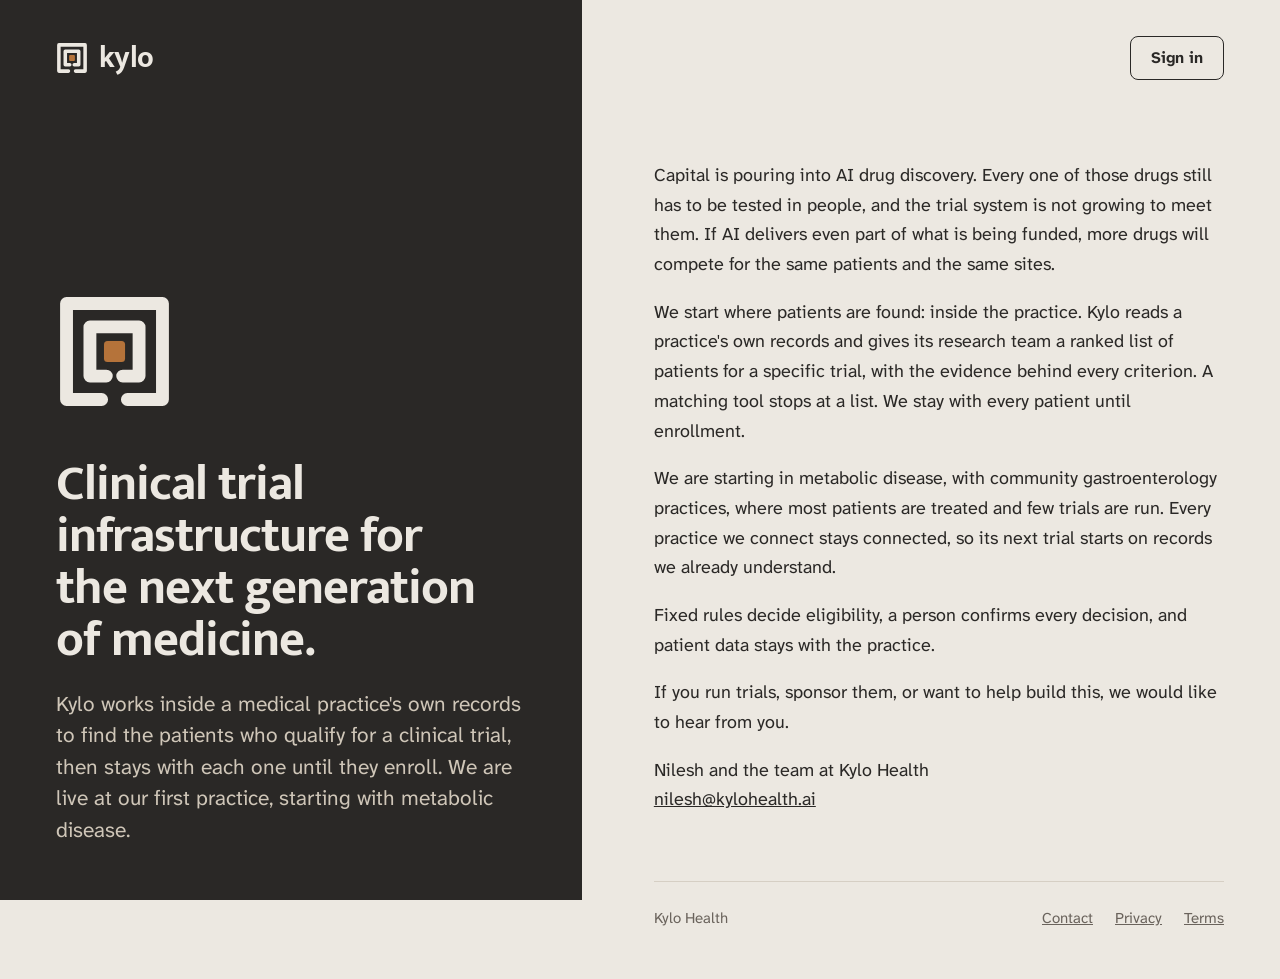
<file: index.html>
<!doctype html>
<html lang="en">
<head>
<meta charset="utf-8">
<meta name="viewport" content="width=device-width, initial-scale=1, viewport-fit=cover">
<meta name="robots" content="noindex, nofollow">
<title>Kylo Health</title>
<meta name="description" content="Kylo Health finds the patients who qualify for a clinical trial inside a practice's own records, and stays with each one until they enroll.">
<meta name="theme-color" content="#2A2826">
<link rel="icon" href="/favicon.svg" type="image/svg+xml">
<link rel="icon" href="/favicon-32.png" sizes="32x32" type="image/png">
<link rel="apple-touch-icon" href="/apple-touch-icon.png">
<link rel="preload" href="/fonts/mukta-latin-700-normal.woff2" as="font" type="font/woff2" crossorigin>
<link rel="stylesheet" href="/kylo.css">
<style>
/* Layout: a dark cover column (logo, mark, headline, lead) beside the letter, like a book's cover and first page. */
.split{display:grid;grid-template-columns:minmax(0,5fr) minmax(0,6fr);min-height:100vh}
.cover{background:var(--surface-inverse);color:var(--ink-inverse);position:sticky;top:0;align-self:start;height:100vh;height:100svh;overflow:hidden;
  display:flex;flex-direction:column;justify-content:space-between;gap:24px;padding:36px 56px clamp(28px,6vh,56px)}
.cover .btn{display:none}
.hero-mark{width:clamp(64px,13vh,120px);height:clamp(64px,13vh,120px)}
.cover-top{display:flex;align-items:center;justify-content:space-between;gap:16px;min-height:44px}
.cover .h1{font-size:clamp(30px,min(3.9vw,6.6vh),58px);line-height:1.04;margin-top:clamp(20px,4.5vh,40px)}
.lead{font-size:clamp(17px,2.4vh,21px);line-height:1.5;margin:clamp(12px,2.4vh,22px) 0 0;color:var(--ink-inverse-muted);max-width:26em}
.page{padding:36px 56px 0 72px;display:flex;flex-direction:column;min-height:100vh}
.page-top{display:flex;justify-content:flex-end}
.letter{max-width:616px;margin-top:clamp(40px,9vh,84px);flex:1}
.page .foot-wrap{margin-top:48px}
.letter p{margin:0 0 18px}
.sign{margin-top:30px}

/* The way in: a dot passes both entrances and becomes the sanctum. Plays once; rests on the finished mark. */
.hero-mark .dot{transform-box:fill-box;transform-origin:center;animation:wi-move 3.6s cubic-bezier(.5,0,.2,1) .5s 1 both}
.hero-mark .trail{stroke-dasharray:100;animation:wi-trail 3.6s ease-in-out .5s 1 both}
.hero-mark .centre{transform-box:fill-box;transform-origin:center;animation:wi-land 3.6s ease-out .5s 1 both}
@keyframes wi-move{0%{transform:translateY(62px);opacity:0}12%{opacity:1;transform:translateY(62px)}78%{transform:translateY(0);opacity:1}88%,100%{transform:translateY(0);opacity:0}}
@keyframes wi-trail{0%,12%{stroke-dashoffset:100;opacity:.55}78%{stroke-dashoffset:0;opacity:.55}100%{stroke-dashoffset:0;opacity:0}}
@keyframes wi-land{0%,80%{transform:scale(.4);opacity:0}90%{transform:scale(1.12);opacity:1}100%{transform:scale(1);opacity:1}}

@media (max-width:900px){
  .split{grid-template-columns:1fr}
  .cover{position:relative;height:auto;overflow:visible;padding:20px 24px 40px;gap:32px;
    padding-left:max(24px,env(safe-area-inset-left,0px));padding-right:max(24px,env(safe-area-inset-right,0px))}
  .cover .h1{font-size:38px;margin-top:28px}
  .lead{font-size:19px}
  .hero-mark{width:88px;height:88px}
  .cover .btn{display:inline-flex}
  .page-top{display:none}
  .page{min-height:0}
  .letter{margin-top:0}
  .page{padding:36px 24px 0;padding-left:max(24px,env(safe-area-inset-left,0px));padding-right:max(24px,env(safe-area-inset-right,0px))}
}
</style>
</head>
<body>
<div class="split">
<aside class="cover inverse">
  <div class="cover-top">
    <a class="logo" href="/" aria-label="Kylo Health home">
      <svg width="32" height="32" viewBox="0 0 100 100" aria-hidden="true" style="overflow:visible"><path d="M39 91 H9 V9 H91 V91 H61" fill="none" stroke="#ECE8E1" stroke-width="11" stroke-linejoin="round" stroke-linecap="round"/><path d="M43 71 H29 V29 H71 V71 H57" fill="none" stroke="#ECE8E1" stroke-width="11" stroke-linejoin="round" stroke-linecap="round"/><rect x="41" y="41" width="18" height="18" rx="3" fill="#B5733A"/></svg>
      <span class="wm">kylo</span>
    </a>
    <a class="btn" href="/signin.html">Sign in</a>
  </div>
  <div>
    <svg class="hero-mark" width="120" height="120" viewBox="0 0 100 100" role="img" aria-label="Kylo" style="overflow:visible">
      <path d="M39 91 H9 V9 H91 V91 H61" fill="none" stroke="#ECE8E1" stroke-width="11" stroke-linejoin="round" stroke-linecap="round"/>
      <path d="M43 71 H29 V29 H71 V71 H57" fill="none" stroke="#ECE8E1" stroke-width="11" stroke-linejoin="round" stroke-linecap="round"/>
      <path class="trail" pathLength="100" d="M50 112 V52" fill="none" stroke="#B5733A" stroke-width="2.5" stroke-linecap="round" opacity="0"/>
      <circle class="dot" cx="50" cy="50" r="7" fill="#B5733A" opacity="0"/>
      <rect class="centre" x="41" y="41" width="18" height="18" rx="3" fill="#B5733A"/>
    </svg>
    <h1 class="h1">Clinical trial infrastructure for the next generation of medicine.</h1>
    <p class="lead">Kylo works inside a medical practice's own records to find the patients who qualify for a clinical trial, then stays with each one until they enroll. We are live at our first practice, starting with metabolic disease.</p>
  </div>
</aside>
<main class="page">
  <div class="page-top"><a class="btn" href="/signin.html">Sign in</a></div>
  <div class="letter">
    <p>Capital is pouring into AI drug discovery. Every one of those drugs still has to be tested in people, and the trial system is not growing to meet them. If AI delivers even part of what is being funded, more drugs will compete for the same patients and the same sites.</p>
    <p>We start where patients are found: inside the practice. Kylo reads a practice's own records and gives its research team a ranked list of patients for a specific trial, with the evidence behind every criterion. A matching tool stops at a list. We stay with every patient until enrollment.</p>
    <p>We are starting in metabolic disease, with community gastroenterology practices, where most patients are treated and few trials are run. Every practice we connect stays connected, so its next trial starts on records we already understand.</p>
    <p>Fixed rules decide eligibility, a person confirms every decision, and patient data stays with the practice.</p>
    <p>If you run trials, sponsor them, or want to help build this, we would like to hear from you.</p>
    <p class="sign">Nilesh and the team at Kylo Health<br><a href="mailto:nilesh@kylohealth.ai">nilesh@kylohealth.ai</a></p>
  </div>
  <div class="foot-wrap"><footer class="foot"><span>Kylo Health</span><nav><a href="mailto:nilesh@kylohealth.ai">Contact</a><a href="/privacy.html">Privacy</a><a href="/terms.html">Terms</a></nav></footer></div>
</main>
</div>
</body>
</html>
</file>
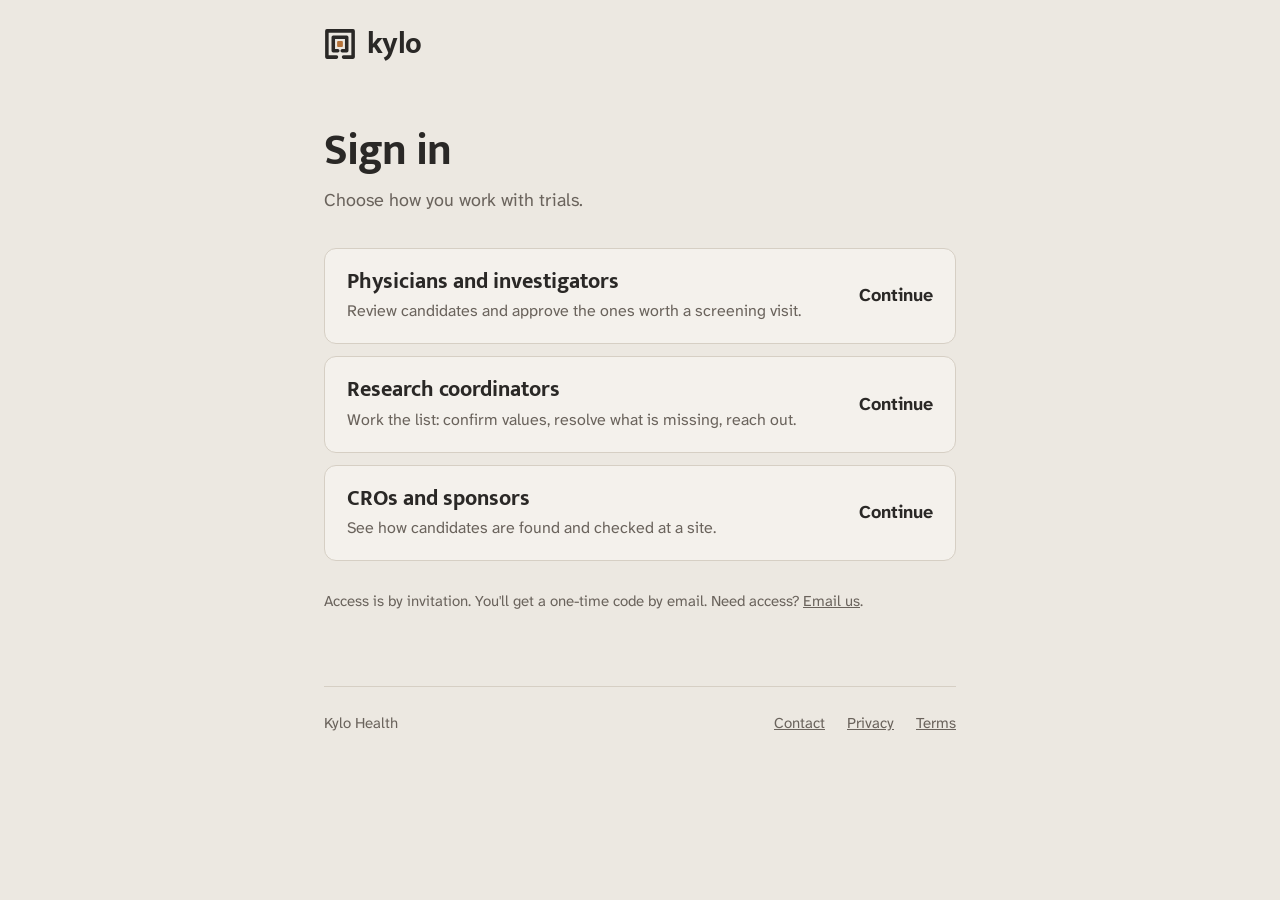
<file: demo/index.html>
<!doctype html>
<html lang="en"><head><meta charset="utf-8"><meta name="robots" content="noindex, nofollow">
<meta http-equiv="refresh" content="0; url=/signin.html"><title>Kylo</title></head>
<body><p>The demo moved behind a sign-in: <a href="/signin.html">sign in to Kylo</a>.</p></body></html>
</file>
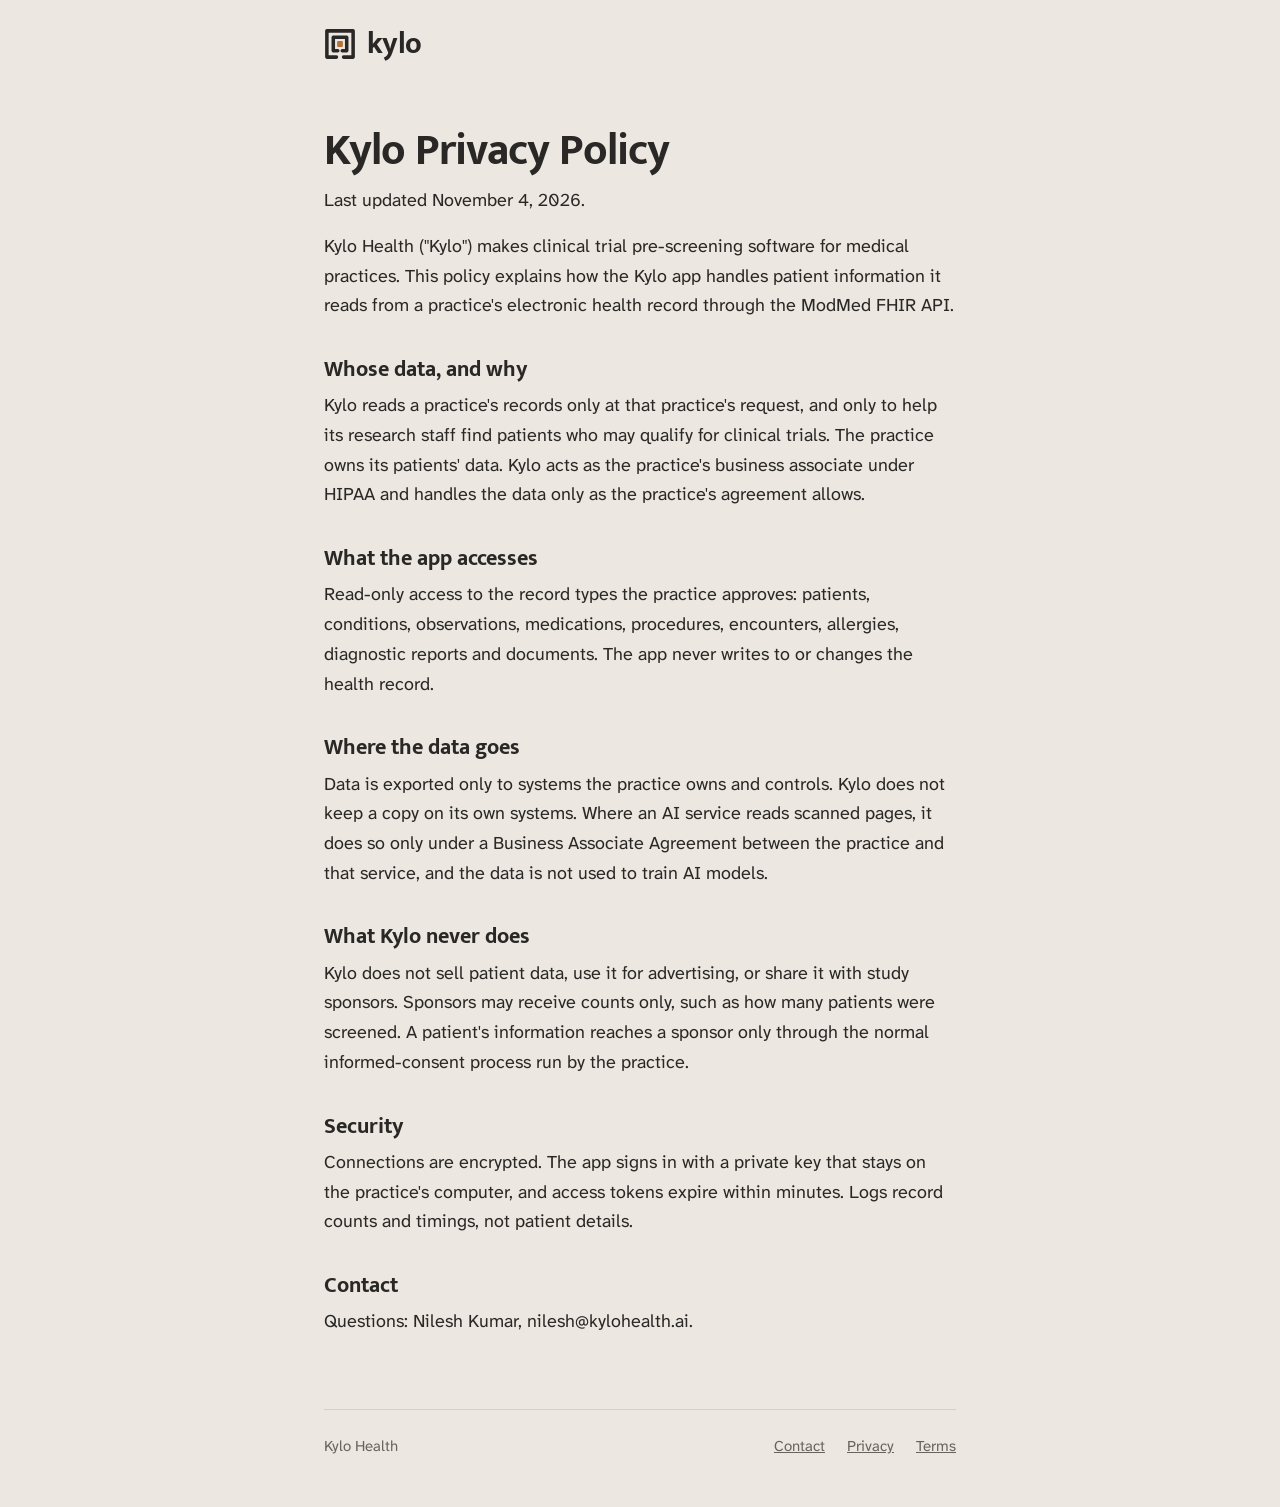
<file: privacy.html>
<!doctype html>
<html lang="en">
<head>
<meta charset="utf-8">
<meta name="viewport" content="width=device-width, initial-scale=1, viewport-fit=cover">
<meta name="robots" content="noindex, nofollow">
<meta name="theme-color" content="#ECE8E1">
<link rel="icon" href="/favicon.svg" type="image/svg+xml">
<link rel="icon" href="/favicon-32.png" sizes="32x32" type="image/png">
<link rel="apple-touch-icon" href="/apple-touch-icon.png">
<link rel="stylesheet" href="/kylo.css">
<title>Kylo Privacy Policy</title>
</head>
<body>
<div class="wrap">
<header class="top"><a class="logo" href="/" aria-label="Kylo Health home"><svg width="32" height="32" viewBox="0 0 100 100" aria-hidden="true" style="overflow:visible"><path d="M39 91 H9 V9 H91 V91 H61" fill="none" stroke="#2A2826" stroke-width="11" stroke-linejoin="round" stroke-linecap="round"/><path d="M43 71 H29 V29 H71 V71 H57" fill="none" stroke="#2A2826" stroke-width="11" stroke-linejoin="round" stroke-linecap="round"/><rect x="41" y="41" width="18" height="18" rx="3" fill="#B5733A"/></svg><span class="wm">kylo</span></a></header>
<main class="doc">
<h1 class="h1">Kylo Privacy Policy</h1>
<p>Last updated November 4, 2026.</p>
<p>Kylo Health ("Kylo") makes clinical trial pre-screening software for medical practices. This policy explains how the Kylo app handles patient information it reads from a practice's electronic health record through the ModMed FHIR API.</p>
<h2>Whose data, and why</h2>
<p>Kylo reads a practice's records only at that practice's request, and only to help its research staff find patients who may qualify for clinical trials. The practice owns its patients' data. Kylo acts as the practice's business associate under HIPAA and handles the data only as the practice's agreement allows.</p>
<h2>What the app accesses</h2>
<p>Read-only access to the record types the practice approves: patients, conditions, observations, medications, procedures, encounters, allergies, diagnostic reports and documents. The app never writes to or changes the health record.</p>
<h2>Where the data goes</h2>
<p>Data is exported only to systems the practice owns and controls. Kylo does not keep a copy on its own systems. Where an AI service reads scanned pages, it does so only under a Business Associate Agreement between the practice and that service, and the data is not used to train AI models.</p>
<h2>What Kylo never does</h2>
<p>Kylo does not sell patient data, use it for advertising, or share it with study sponsors. Sponsors may receive counts only, such as how many patients were screened. A patient's information reaches a sponsor only through the normal informed-consent process run by the practice.</p>
<h2>Security</h2>
<p>Connections are encrypted. The app signs in with a private key that stays on the practice's computer, and access tokens expire within minutes. Logs record counts and timings, not patient details.</p>
<h2>Contact</h2>
<p>Questions: Nilesh Kumar, nilesh@kylohealth.ai.</p>
</main>
<div class="foot-wrap"><footer class="foot"><span>Kylo Health</span><nav><a href="mailto:nilesh@kylohealth.ai">Contact</a><a href="/privacy.html">Privacy</a><a href="/terms.html">Terms</a></nav></footer></div>
</div>
</body>
</html>
</file>
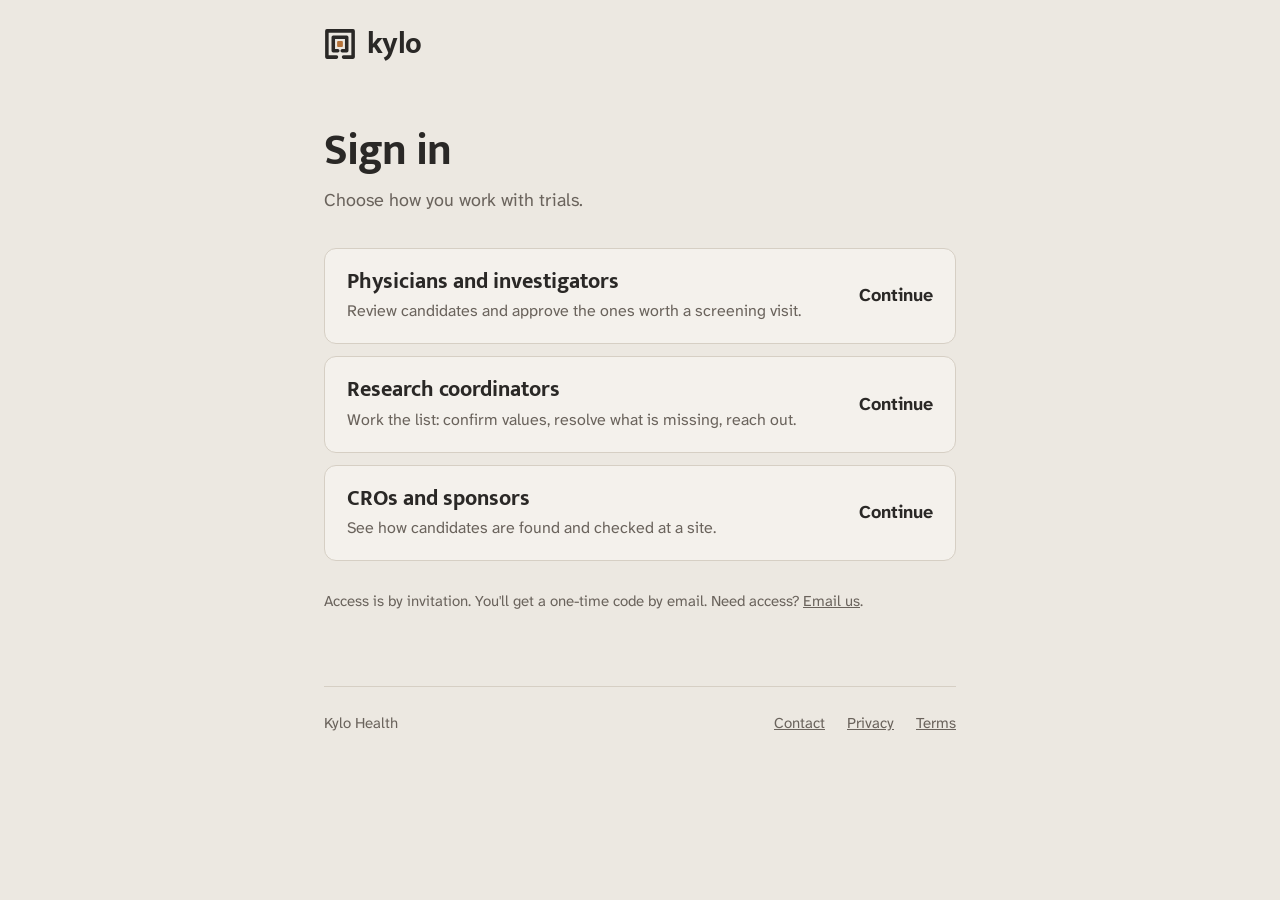
<file: signin.html>
<!doctype html>
<html lang="en">
<head>
<meta charset="utf-8">
<meta name="viewport" content="width=device-width, initial-scale=1, viewport-fit=cover">
<meta name="robots" content="noindex, nofollow">
<meta name="theme-color" content="#ECE8E1">
<link rel="icon" href="/favicon.svg" type="image/svg+xml">
<link rel="icon" href="/favicon-32.png" sizes="32x32" type="image/png">
<link rel="apple-touch-icon" href="/apple-touch-icon.png">
<link rel="stylesheet" href="/kylo.css">
<title>Sign in · Kylo</title>
<style>
.roles{display:flex;flex-direction:column;gap:12px;list-style:none;padding:0;margin:0}
.roles a{display:flex;justify-content:space-between;align-items:center;gap:16px;padding:20px 22px;border:1.5px solid var(--rule);border-radius:var(--radius-lg);background:var(--surface-raised);text-decoration:none}
.roles a:hover{border-color:var(--ink)}
.roles b{display:block;font:700 22px/1.2 var(--font-display)}
.roles .d{display:block;color:var(--ink-muted);font-size:16px;line-height:1.5;margin-top:4px}
.roles em{font-style:normal;font-weight:700;white-space:nowrap}
</style>
</head>
<body>
<div class="wrap">
<header class="top"><a class="logo" href="/" aria-label="Kylo Health home"><svg width="32" height="32" viewBox="0 0 100 100" aria-hidden="true" style="overflow:visible"><path d="M39 91 H9 V9 H91 V91 H61" fill="none" stroke="#2A2826" stroke-width="11" stroke-linejoin="round" stroke-linecap="round"/><path d="M43 71 H29 V29 H71 V71 H57" fill="none" stroke="#2A2826" stroke-width="11" stroke-linejoin="round" stroke-linecap="round"/><rect x="41" y="41" width="18" height="18" rx="3" fill="#B5733A"/></svg><span class="wm">kylo</span></a></header>
<main class="doc">
<h1 class="h1">Sign in</h1>
<p class="muted" style="margin-bottom:32px">Choose how you work with trials.</p>
<ul class="roles">
<li><a href="https://app.kylohealth.ai/?role=physician"><span><b>Physicians and investigators</b><span class="d">Review candidates and approve the ones worth a screening visit.</span></span><em>Continue</em></a></li>
<li><a href="https://app.kylohealth.ai/?role=coordinator"><span><b>Research coordinators</b><span class="d">Work the list: confirm values, resolve what is missing, reach out.</span></span><em>Continue</em></a></li>
<li><a href="https://app.kylohealth.ai/?role=cro"><span><b>CROs and sponsors</b><span class="d">See how candidates are found and checked at a site.</span></span><em>Continue</em></a></li>
</ul>
<p class="muted" style="font-size:15px;margin-top:28px">Access is by invitation. You'll get a one-time code by email. Need access? <a href="mailto:nilesh@kylohealth.ai">Email us</a>.</p>
</main>
<div class="foot-wrap"><footer class="foot"><span>Kylo Health</span><nav><a href="mailto:nilesh@kylohealth.ai">Contact</a><a href="/privacy.html">Privacy</a><a href="/terms.html">Terms</a></nav></footer></div>
</div>
</body>
</html>
</file>
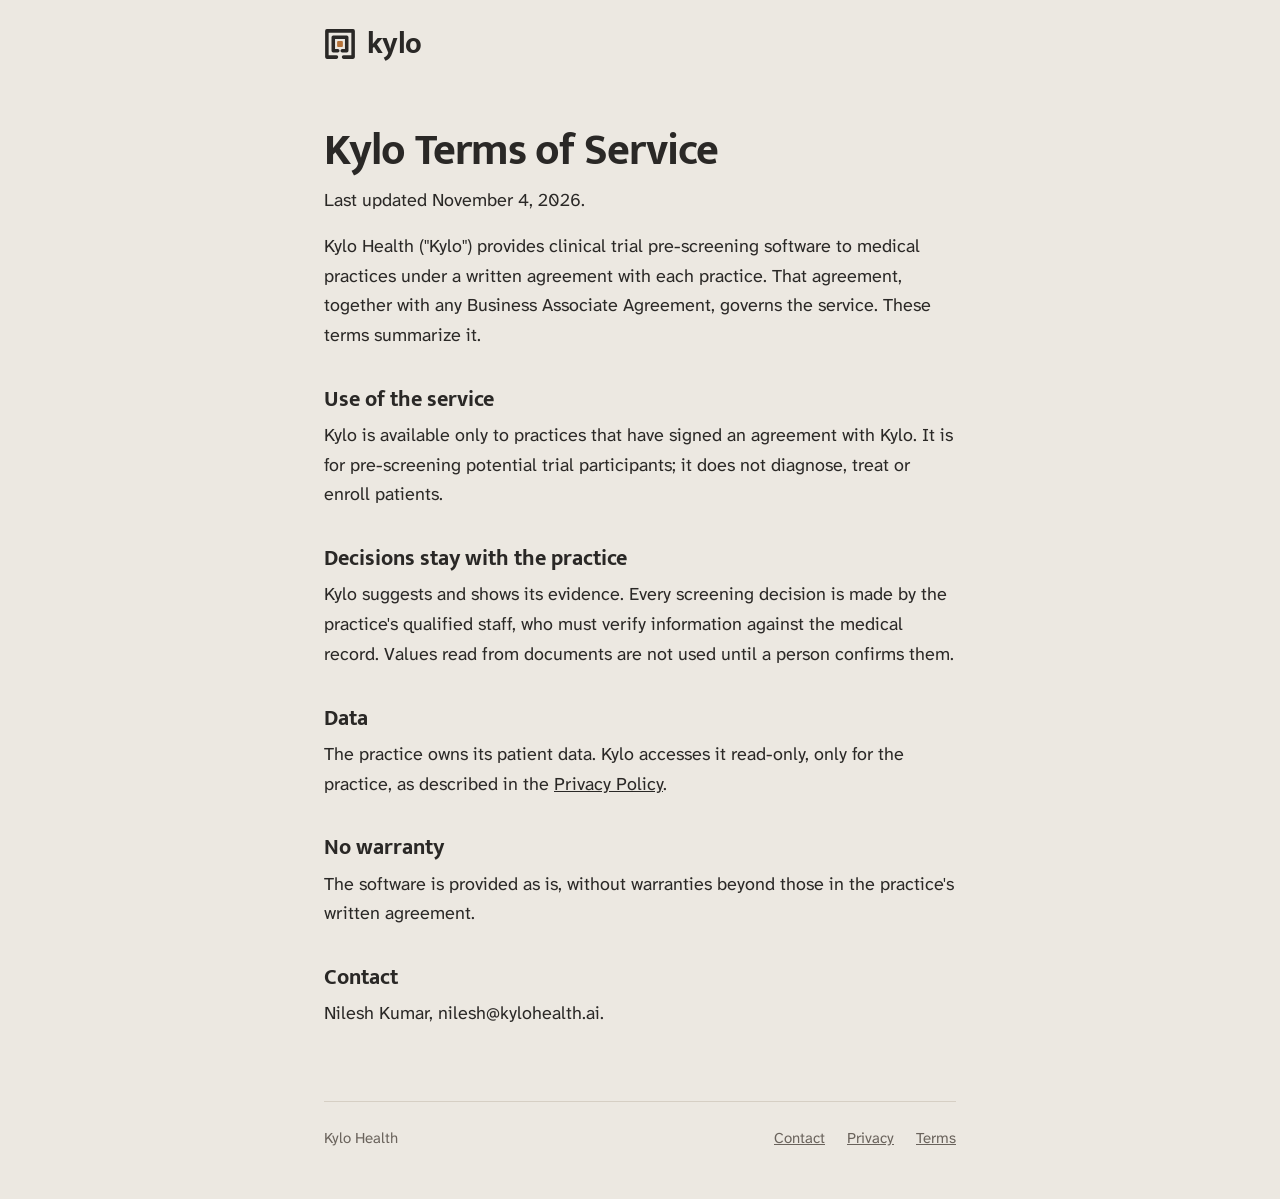
<file: terms.html>
<!doctype html>
<html lang="en">
<head>
<meta charset="utf-8">
<meta name="viewport" content="width=device-width, initial-scale=1, viewport-fit=cover">
<meta name="robots" content="noindex, nofollow">
<meta name="theme-color" content="#ECE8E1">
<link rel="icon" href="/favicon.svg" type="image/svg+xml">
<link rel="icon" href="/favicon-32.png" sizes="32x32" type="image/png">
<link rel="apple-touch-icon" href="/apple-touch-icon.png">
<link rel="stylesheet" href="/kylo.css">
<title>Kylo Terms of Service</title>
</head>
<body>
<div class="wrap">
<header class="top"><a class="logo" href="/" aria-label="Kylo Health home"><svg width="32" height="32" viewBox="0 0 100 100" aria-hidden="true" style="overflow:visible"><path d="M39 91 H9 V9 H91 V91 H61" fill="none" stroke="#2A2826" stroke-width="11" stroke-linejoin="round" stroke-linecap="round"/><path d="M43 71 H29 V29 H71 V71 H57" fill="none" stroke="#2A2826" stroke-width="11" stroke-linejoin="round" stroke-linecap="round"/><rect x="41" y="41" width="18" height="18" rx="3" fill="#B5733A"/></svg><span class="wm">kylo</span></a></header>
<main class="doc">
<h1 class="h1">Kylo Terms of Service</h1>
<p>Last updated November 4, 2026.</p>
<p>Kylo Health ("Kylo") provides clinical trial pre-screening software to medical practices under a written agreement with each practice. That agreement, together with any Business Associate Agreement, governs the service. These terms summarize it.</p>
<h2>Use of the service</h2>
<p>Kylo is available only to practices that have signed an agreement with Kylo. It is for pre-screening potential trial participants; it does not diagnose, treat or enroll patients.</p>
<h2>Decisions stay with the practice</h2>
<p>Kylo suggests and shows its evidence. Every screening decision is made by the practice's qualified staff, who must verify information against the medical record. Values read from documents are not used until a person confirms them.</p>
<h2>Data</h2>
<p>The practice owns its patient data. Kylo accesses it read-only, only for the practice, as described in the <a href="privacy.html">Privacy Policy</a>.</p>
<h2>No warranty</h2>
<p>The software is provided as is, without warranties beyond those in the practice's written agreement.</p>
<h2>Contact</h2>
<p>Nilesh Kumar, nilesh@kylohealth.ai.</p>
</main>
<div class="foot-wrap"><footer class="foot"><span>Kylo Health</span><nav><a href="mailto:nilesh@kylohealth.ai">Contact</a><a href="/privacy.html">Privacy</a><a href="/terms.html">Terms</a></nav></footer></div>
</div>
</body>
</html>
</file>
<file: kylo.css>
/* Kylo brand: shared site styles. Values come from the Kylo brand guide (tokens.json). */
@font-face{font-family:"Mukta";font-weight:600;font-display:swap;src:url(/fonts/mukta-latin-600-normal.woff2) format("woff2")}
@font-face{font-family:"Mukta";font-weight:700;font-display:swap;src:url(/fonts/mukta-latin-700-normal.woff2) format("woff2")}
@font-face{font-family:"Atkinson Hyperlegible Next";font-weight:400;font-display:swap;src:url(/fonts/atkinson-hyperlegible-next-latin-400-normal.woff2) format("woff2")}
@font-face{font-family:"Atkinson Hyperlegible Next";font-weight:700;font-display:swap;src:url(/fonts/atkinson-hyperlegible-next-latin-700-normal.woff2) format("woff2")}

:root{
  --surface:#ECE8E1; --surface-raised:#F4F1EC; --surface-inverse:#2A2826;
  --ink:#2A2826; --ink-muted:#6A635C; --ink-inverse:#ECE8E1; --ink-inverse-muted:#CFC6B8;
  --rule:#D6CFC4; --accent:#B5733A; --accent-text:#8E5626; --accent-soft:rgba(181,115,58,.28); --focus:#8E5626;
  --font-display:"Mukta","Segoe UI",system-ui,sans-serif;
  --font-body:"Atkinson Hyperlegible Next",-apple-system,"Segoe UI",sans-serif;
  --measure:680px; --radius-md:8px; --radius-lg:12px;
}
*{box-sizing:border-box}
html{-webkit-text-size-adjust:100%}
body{margin:0;background:var(--surface);color:var(--ink);font:400 18px/1.65 var(--font-body)}
a{color:inherit}
a:focus-visible,button:focus-visible{outline:3px solid var(--focus);outline-offset:3px;border-radius:4px}

.logo{display:inline-flex;align-items:center;gap:11px;text-decoration:none;color:inherit}
.logo svg{flex-shrink:0}
.wm{font:700 30px/1 var(--font-display);letter-spacing:-.025em}
.btn{display:inline-flex;align-items:center;min-height:44px;padding:0 20px;border-radius:var(--radius-md);font:700 16px/1.3 var(--font-body);text-decoration:none;border:1.5px solid currentColor;color:inherit;background:transparent}
.btn:hover{background:var(--ink);color:var(--surface);border-color:var(--ink)}
.inverse .btn:hover{background:var(--ink-inverse);color:var(--ink);border-color:var(--ink-inverse)}
.inverse a:focus-visible{outline-color:var(--accent)}
.h1{font-family:var(--font-display);font-weight:700;letter-spacing:-.02em;text-wrap:balance;margin:0}
.hl{background:linear-gradient(var(--accent-soft),var(--accent-soft)) 0 88%/100% 40% no-repeat;-webkit-box-decoration-break:clone;box-decoration-break:clone}
.foot{display:flex;flex-wrap:wrap;gap:8px 22px;justify-content:space-between;font-size:15px;color:var(--ink-muted)}
.foot nav{display:flex;gap:22px;flex-wrap:wrap}

/* simple pages: sign-in, privacy, terms */
.wrap{max-width:var(--measure);margin:0 auto;padding-left:max(24px,env(safe-area-inset-left,0px));padding-right:max(24px,env(safe-area-inset-right,0px))}
.top{display:flex;align-items:center;justify-content:space-between;padding-block:28px}
.doc{padding-block:40px 0}
.doc .h1{font-size:44px;line-height:1.05;margin-bottom:12px}
.doc h2{font:700 22px/1.2 var(--font-display);margin:36px 0 8px}
.doc p{margin:0 0 16px}
.muted{color:var(--ink-muted)}
.foot-wrap{margin-top:72px;padding-block:24px 48px;border-top:1px solid var(--rule)}
@media (max-width:640px){
  body{font-size:17px}
  .wm{font-size:26px}
  .top{padding-block:20px}
  .doc .h1{font-size:36px}
}
@media (prefers-reduced-motion: reduce){*{animation:none !important;transition:none !important}}
</file>
